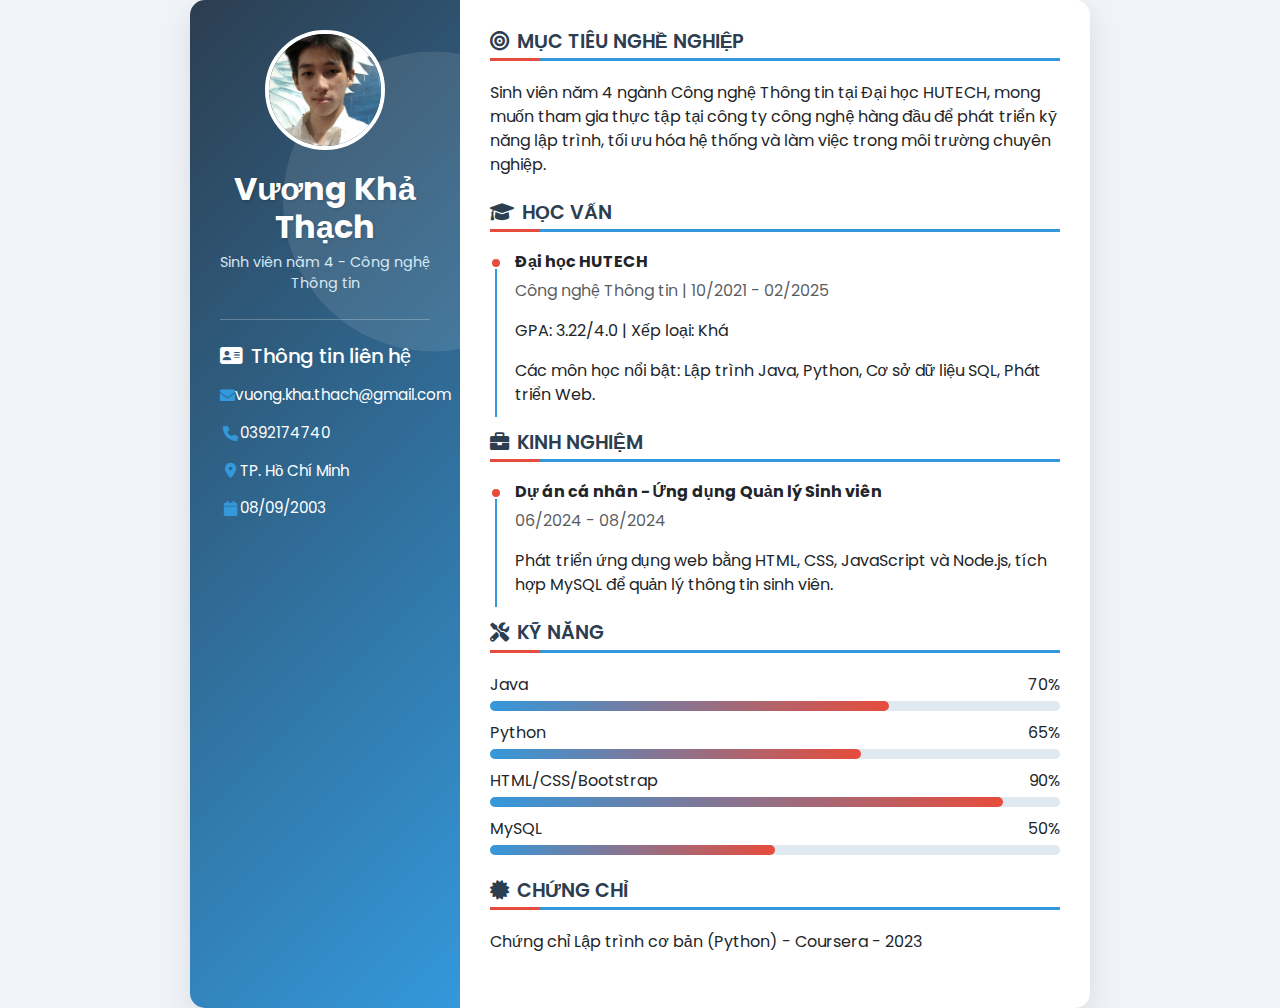
<file: index.html>
<!DOCTYPE html>
<html lang="vi">
  <head>
    <meta charset="UTF-8" />
    <meta name="viewport" content="width=device-width, initial-scale=1.0" />
    <title>CV - Vương Khả Thạch</title>
    <!-- Bootstrap CSS -->
    <link
      href="https://cdn.jsdelivr.net/npm/bootstrap@5.3.0/dist/css/bootstrap.min.css"
      rel="stylesheet"
    />
    <!-- Google Fonts: Poppins -->
    <link
      href="https://fonts.googleapis.com/css2?family=Poppins:wght@400;500;600;700&display=swap"
      rel="stylesheet"
    />
    <!-- Font Awesome -->
    <link
      rel="stylesheet"
      href="https://cdnjs.cloudflare.com/ajax/libs/font-awesome/6.0.0-beta3/css/all.min.css"
    />
    <style>
      body {
        font-family: "Poppins", sans-serif;
        background: #f0f4f8;
        min-height: 100vh;
        display: flex;
        justify-content: center;
        align-items: center;
      }
      .cv-container {
        max-width: 900px;
        background: #ffffff;
        border-radius: 15px;
        box-shadow: 0 10px 30px rgba(0, 0, 0, 0.1);
        overflow: hidden;
        display: flex;
        transition: transform 0.3s ease;
      }
      .cv-container:hover {
        transform: translateY(-5px);
      }
      .sidebar {
        width: 30%;
        background: linear-gradient(135deg, #2c3e50, #3498db);
        color: #ffffff;
        padding: 30px;
        position: relative;
      }
      .sidebar::after {
        content: "";
        position: absolute;
        top: 0;
        left: 0;
        width: 100%;
        height: 100%;
        background: rgba(255, 255, 255, 0.1);
        clip-path: circle(150px at 90% 20%);
        z-index: 0;
      }
      .profile-img {
        width: 120px;
        height: 120px;
        border-radius: 50%;
        border: 4px solid #ffffff;
        margin-bottom: 20px;
        object-fit: cover;
        transition: transform 0.3s ease;
        z-index: 1;
      }
      .profile-img:hover {
        transform: scale(1.1);
      }
      .main-content {
        width: 70%;
        padding: 30px;
      }

      .section-title {
        font-size: 1.2rem;
        font-weight: 600;
        color: #2c3e50;
        border-bottom: 3px solid #3498db;
        padding-bottom: 5px;
        margin-bottom: 20px;
        text-transform: uppercase;
        position: relative;
      }
      .section-title::after {
        content: "";
        position: absolute;
        bottom: -3px;
        left: 0;
        width: 50px;
        height: 3px;
        background: #e74c3c;
      }
      .header-name {
        font-size: 2rem;
        font-weight: 700;
        color: #ffffff;
        margin-bottom: 5px;
        text-shadow: 1px 1px 3px rgba(0, 0, 0, 0.2);
      }
      .header-info {
        font-size: 0.9rem;
        color: #d5e6f2;
        margin-bottom: 10px;
      }
      .contact-item {
        margin-bottom: 15px;
        font-size: 0.95rem;
        display: flex;
        align-items: center;
      }
      .contact-item i {
        width: 20px;
        text-align: center;
        color: #3498db;
      }
      .skill-bar {
        margin: 10px 0;
      }
      .progress {
        height: 10px;
        background: #e0e8f0;
        border-radius: 5px;
        overflow: visible;
      }
      .progress-bar {
        background: linear-gradient(90deg, #3498db, #e74c3c);
        border-radius: 5px;
        position: relative;
      }
      .progress-bar::after {
        content: attr(data-value);
        position: absolute;
        right: -25px;
        top: -25px;
        font-size: 0.8rem;
        color: #2c3e50;
      }
      .timeline-item {
        position: relative;
        padding-left: 25px;
        margin-bottom: 20px;
        transition: all 0.3s ease;
      }
      .timeline-item:hover {
        padding-left: 30px;
        color: #2c3e50;
      }
      .timeline-item::before {
        content: "";
        position: absolute;
        left: 0;
        top: 5px;
        width: 12px;
        height: 12px;
        background: #e74c3c;
        border: 2px solid #ffffff;
        border-radius: 50%;
        z-index: 1;
      }
      .timeline-item::after {
        content: "";
        position: absolute;
        left: 5px;
        top: 15px;
        bottom: -10px;
        width: 2px;
        background: #3498db;
      }
    </style>
  </head>
  <body>
    <div class="cv-container">
      <div class="sidebar">
        <div class="text-center">
          <img src="assets\image.png" class="profile-img" alt="Ảnh cá nhân" />
          <h1 class="header-name">Vương Khả Thạch</h1>
          <p class="header-info">Sinh viên năm 4 - Công nghệ Thông tin</p>
        </div>
        <hr class="bg-light my-4" />
        <h5 class="mb-3">
          <i class="fas fa-address-card me-2"></i>Thông tin liên hệ
        </h5>
        <p class="contact-item">
          <i class="fas fa-envelope"></i> vuong.kha.thach@gmail.com
        </p>
        <p class="contact-item"><i class="fas fa-phone"></i> 0392174740</p>
        <p class="contact-item">
          <i class="fas fa-map-marker-alt"></i> TP. Hồ Chí Minh
        </p>
        <p class="contact-item"><i class="fas fa-calendar"></i> 08/09/2003</p>
      </div>
      <div class="main-content">
        <div class="mb-4">
          <h4 class="section-title">
            <i class="fas fa-bullseye me-2"></i>Mục tiêu nghề nghiệp
          </h4>
          <p>
            Sinh viên năm 4 ngành Công nghệ Thông tin tại Đại học HUTECH, mong
            muốn tham gia thực tập tại công ty công nghệ hàng đầu để phát triển
            kỹ năng lập trình, tối ưu hóa hệ thống và làm việc trong môi trường
            chuyên nghiệp.
          </p>
        </div>
        <div class="mb-4">
          <h4 class="section-title">
            <i class="fas fa-graduation-cap me-2"></i>Học vấn
          </h4>
          <div class="timeline-item">
            <h6 class="fw-bold">Đại học HUTECH</h6>
            <p class="text-muted">Công nghệ Thông tin | 10/2021 - 02/2025</p>
            <p>GPA: 3.22/4.0 | Xếp loại: Khá</p>
            <p>
              Các môn học nổi bật: Lập trình Java, Python, Cơ sở dữ liệu SQL,
              Phát triển Web.
            </p>
          </div>
        </div>
        <div class="mb-4">
          <h4 class="section-title">
            <i class="fas fa-briefcase me-2"></i>Kinh nghiệm
          </h4>
          <div class="timeline-item">
            <h6 class="fw-bold">Dự án cá nhân - Ứng dụng Quản lý Sinh viên</h6>
            <p class="text-muted">06/2024 - 08/2024</p>
            <p>
              Phát triển ứng dụng web bằng HTML, CSS, JavaScript và Node.js,
              tích hợp MySQL để quản lý thông tin sinh viên.
            </p>
          </div>
        </div>
        <div class="mb-4">
          <h4 class="section-title">
            <i class="fas fa-tools me-2"></i>Kỹ năng
          </h4>
          <div class="skill-bar">
            <div class="d-flex justify-content-between mb-1">
              <span>Java</span>
              <span>70%</span>
            </div>
            <div class="progress">
              <div
                class="progress-bar"
                role="progressbar"
                style="width: 70%"
                data-value="70%"
              ></div>
            </div>
          </div>
          <div class="skill-bar">
            <div class="d-flex justify-content-between mb-1">
              <span>Python</span>
              <span>65%</span>
            </div>
            <div class="progress">
              <div
                class="progress-bar"
                role="progressbar"
                style="width: 65%"
                data-value="65%"
              ></div>
            </div>
          </div>
          <div class="skill-bar">
            <div class="d-flex justify-content-between mb-1">
              <span>HTML/CSS/Bootstrap</span>
              <span>90%</span>
            </div>
            <div class="progress">
              <div
                class="progress-bar"
                role="progressbar"
                style="width: 90%"
                data-value="90%"
              ></div>
            </div>
          </div>
          <div class="skill-bar">
            <div class="d-flex justify-content-between mb-1">
              <span>MySQL</span>
              <span>50%</span>
            </div>
            <div class="progress">
              <div
                class="progress-bar"
                role="progressbar"
                style="width: 50%"
                data-value="50%"
              ></div>
            </div>
          </div>
        </div>
        <div class="mb-4">
          <h4 class="section-title">
            <i class="fas fa-certificate me-2"></i>Chứng chỉ
          </h4>
          <p>Chứng chỉ Lập trình cơ bản (Python) - Coursera - 2023</p>
        </div>
      </div>
    </div>

    <!-- Bootstrap JS -->
    <script src="https://cdn.jsdelivr.net/npm/bootstrap@5.3.0/dist/js/bootstrap.bundle.min.js"></script>
  </body>
</html>
</file>
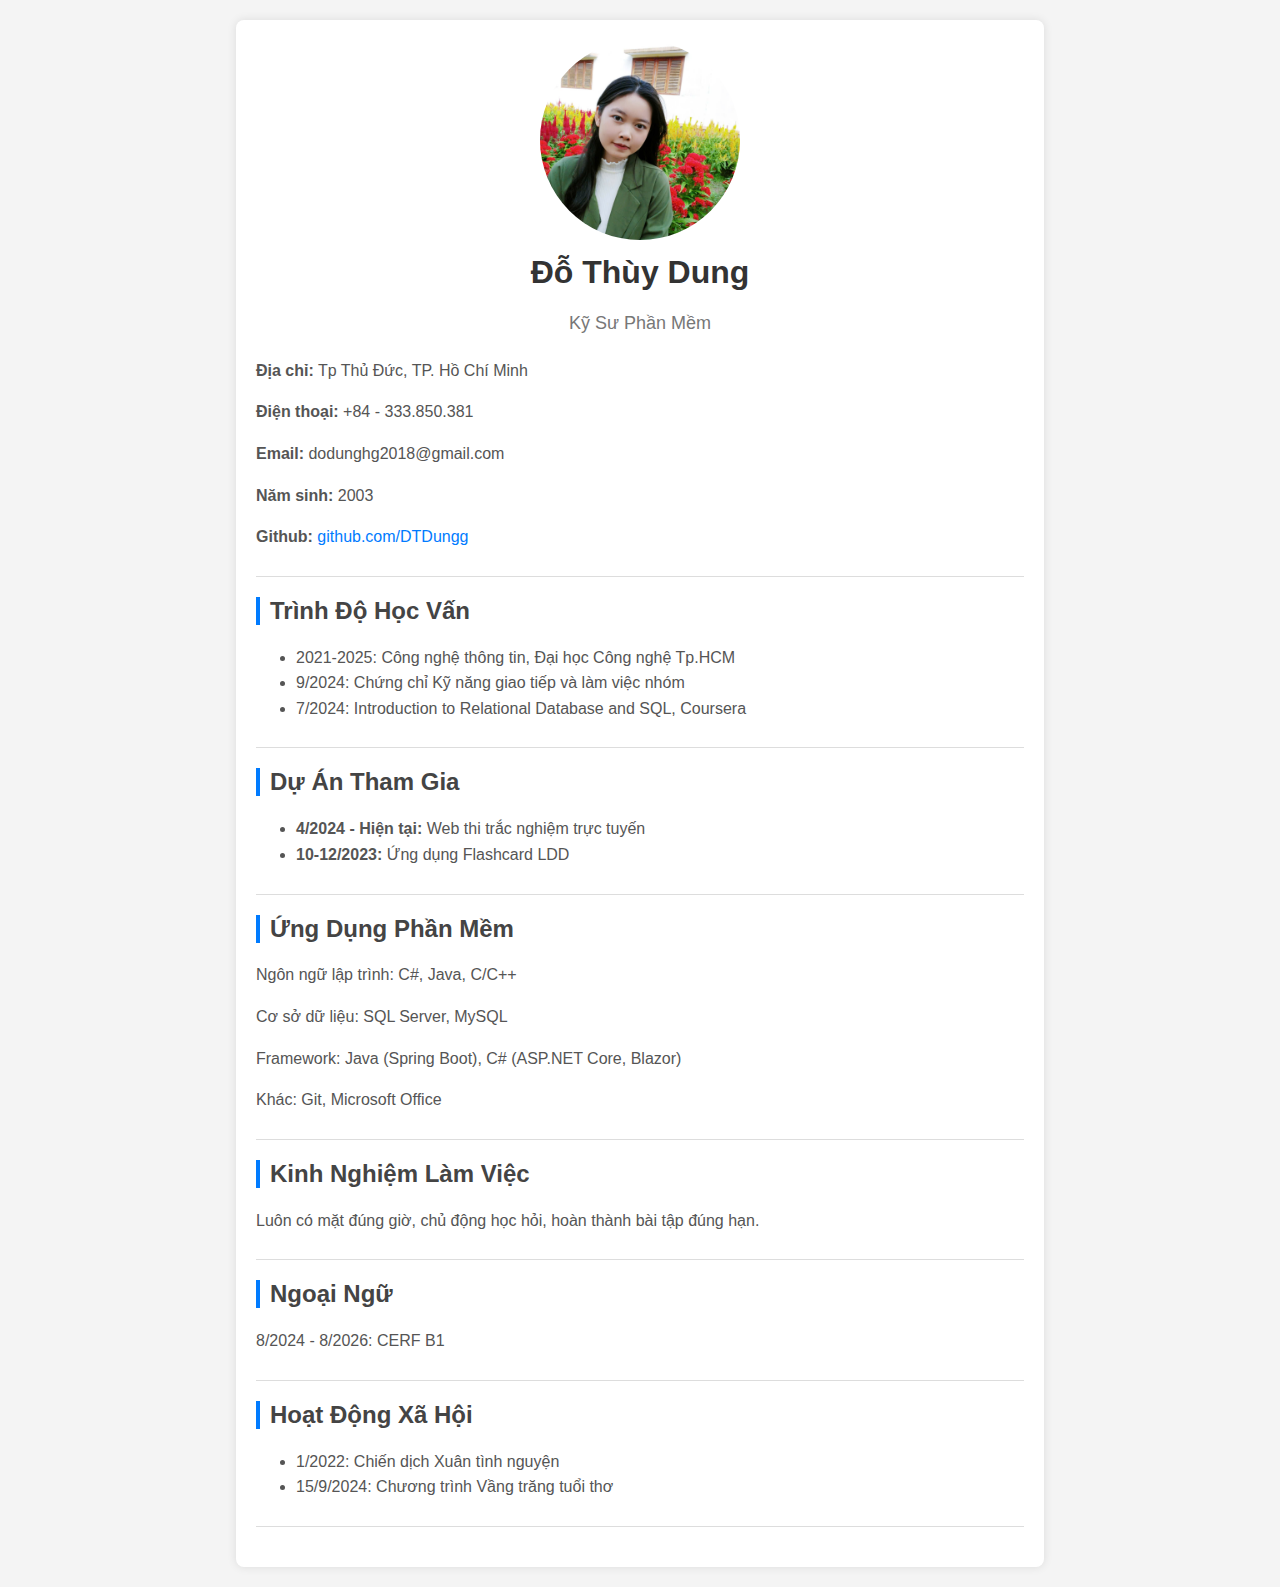
<file: DoThuyDung/index.html>
<!DOCTYPE html>
<html lang="vi">
<head>
    <meta charset="UTF-8">
    <meta name="viewport" content="width=device-width, initial-scale=1.0">
    <title>Đỗ Thùy Dung - Kỹ Sư Phần Mềm</title>
    <link rel="stylesheet" href="style.css">
</head>
<body>
    <div class="container">
        <header>
            <img src="profile.jpg" alt="Đỗ Thùy Dung">
            <h1>Đỗ Thùy Dung</h1>
            <p>Kỹ Sư Phần Mềm</p>
        </header>
        <section class="contact">
            <p><strong>Địa chỉ:</strong> Tp Thủ Đức, TP. Hồ Chí Minh</p>
            <p><strong>Điện thoại:</strong> +84 - 333.850.381</p>
            <p><strong>Email:</strong> dodunghg2018@gmail.com</p>
            <p><strong>Năm sinh:</strong> 2003</p>
            <p><strong>Github:</strong> <a href="https://github.com/DTDungg">github.com/DTDungg</a></p>
        </section>
        <section class="education">
            <h2>Trình Độ Học Vấn</h2>
            <ul>
                <li>2021-2025: Công nghệ thông tin, Đại học Công nghệ Tp.HCM</li>
                <li>9/2024: Chứng chỉ Kỹ năng giao tiếp và làm việc nhóm</li>
                <li>7/2024: Introduction to Relational Database and SQL, Coursera</li>
            </ul>
        </section>
        <section class="projects">
            <h2>Dự Án Tham Gia</h2>
            <ul>
                <li><strong>4/2024 - Hiện tại:</strong> Web thi trắc nghiệm trực tuyến</li>
                <li><strong>10-12/2023:</strong> Ứng dụng Flashcard LDD</li>
            </ul>
        </section>
        <section class="skills">
            <h2>Ứng Dụng Phần Mềm</h2>
            <p>Ngôn ngữ lập trình: C#, Java, C/C++</p>
            <p>Cơ sở dữ liệu: SQL Server, MySQL</p>
            <p>Framework: Java (Spring Boot), C# (ASP.NET Core, Blazor)</p>
            <p>Khác: Git, Microsoft Office</p>
        </section>
        <section class="experience">
            <h2>Kinh Nghiệm Làm Việc</h2>
            <p>Luôn có mặt đúng giờ, chủ động học hỏi, hoàn thành bài tập đúng hạn.</p>
        </section>
        <section class="languages">
            <h2>Ngoại Ngữ</h2>
            <p>8/2024 - 8/2026: CERF B1</p>
        </section>
        <section class="activities">
            <h2>Hoạt Động Xã Hội</h2>
            <ul>
                <li>1/2022: Chiến dịch Xuân tình nguyện</li>
                <li>15/9/2024: Chương trình Vầng trăng tuổi thơ</li>
            </ul>
        </section>
    </div>
</body>
</html>
</file>
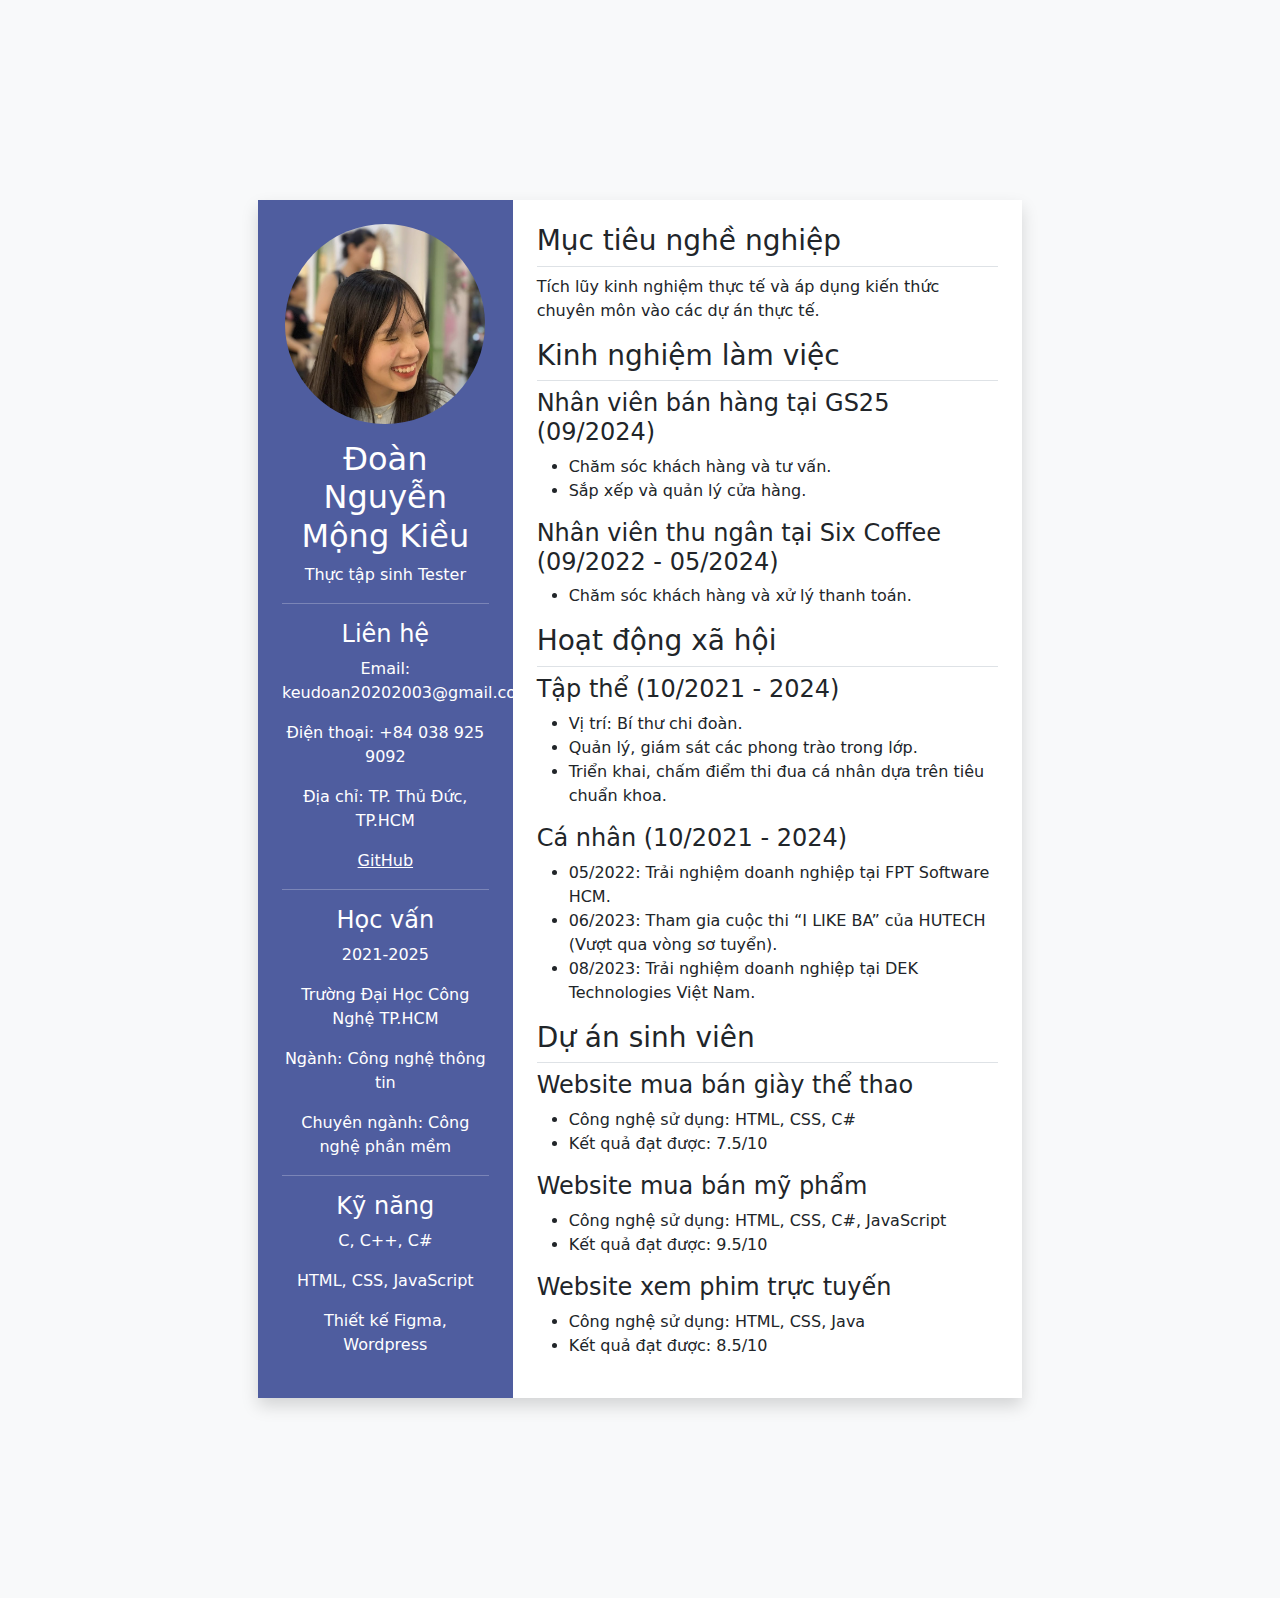
<file: KieuDoan/index.html>
<!DOCTYPE html>
<html lang="en">
<head>
    <meta charset="UTF-8">
    <meta name="viewport" content="width=device-width, initial-scale=1.0">
    <title>CV - Doan Nguyen Mong Kieu</title>
    <link href="https://cdn.jsdelivr.net/npm/bootstrap@5.3.0/dist/css/bootstrap.min.css" rel="stylesheet">
</head>
<body class="bg-light">
    <div class="container" style="padding: 200px;">
        <div class="row shadow bg-white">
            <aside class="col-md-4 text-white text-center p-4" style="background-color: #4f5d9f;">
                <img src="IMG_202.jpg" alt="Ảnh đại diện" class="img-fluid rounded-circle mb-3" style="width: 200px; height: 200px; object-fit: cover;">
                <h2>Đoàn Nguyễn Mộng Kiều</h2>
                <p>Thực tập sinh Tester</p>
                <hr>
                <h4>Liên hệ</h4>
                <p>Email: keudoan20202003@gmail.com</p>
                <p>Điện thoại: +84 038 925 9092</p>
                <p>Địa chỉ: TP. Thủ Đức, TP.HCM</p>
                <p><a href="http://github.com/yuukimei" class="text-white">GitHub</a></p>
                <hr>
                <h4>Học vấn</h4>
                <p>2021-2025</p>
                <p>Trường Đại Học Công Nghệ TP.HCM</p>
                <p>Ngành: Công nghệ thông tin</p>
                <p>Chuyên ngành: Công nghệ phần mềm</p>
                <hr>
                <h4>Kỹ năng</h4>
                <p>C, C++, C#</p>
                <p>HTML, CSS, JavaScript</p>
                <p>Thiết kế Figma, Wordpress</p>
            </aside>
            <main class="col-md-8 p-4">
                <section>
                    <h3 class="border-bottom pb-2">Mục tiêu nghề nghiệp</h3>
                    <p>Tích lũy kinh nghiệm thực tế và áp dụng kiến thức chuyên môn vào các dự án thực tế.</p>
                </section>
                <section>
                    <h3 class="border-bottom pb-2">Kinh nghiệm làm việc</h3>
                    <h4>Nhân viên bán hàng tại GS25 (09/2024)</h4>
                    <ul>
                        <li>Chăm sóc khách hàng và tư vấn.</li>
                        <li>Sắp xếp và quản lý cửa hàng.</li>
                    </ul>
                    <h4>Nhân viên thu ngân tại Six Coffee (09/2022 - 05/2024)</h4>
                    <ul>
                        <li>Chăm sóc khách hàng và xử lý thanh toán.</li>
                    </ul>
                </section>
                <section>
                    <h3 class="border-bottom pb-2">Hoạt động xã hội</h3>
                    <h4>Tập thể (10/2021 - 2024)</h4>
                    <ul>
                        <li>Vị trí: Bí thư chi đoàn.</li>
                        <li>Quản lý, giám sát các phong trào trong lớp.</li>
                        <li>Triển khai, chấm điểm thi đua cá nhân dựa trên tiêu chuẩn khoa.</li>
                    </ul>
                    <h4>Cá nhân (10/2021 - 2024)</h4>
                    <ul>
                        <li>05/2022: Trải nghiệm doanh nghiệp tại FPT Software HCM.</li>
                        <li>06/2023: Tham gia cuộc thi “I LIKE BA” của HUTECH (Vượt qua vòng sơ tuyển).</li>
                        <li>08/2023: Trải nghiệm doanh nghiệp tại DEK Technologies Việt Nam.</li>
                    </ul>
                </section>
                <section>
                    <h3 class="border-bottom pb-2">Dự án sinh viên</h3>
                    <h4>Website mua bán giày thể thao</h4>
                    <ul>
                        <li>Công nghệ sử dụng: HTML, CSS, C#</li>
                        <li>Kết quả đạt được: 7.5/10</li>
                    </ul>
                    <h4>Website mua bán mỹ phẩm</h4>
                    <ul>
                        <li>Công nghệ sử dụng: HTML, CSS, C#, JavaScript</li>
                        <li>Kết quả đạt được: 9.5/10</li>
                    </ul>
                    <h4>Website xem phim trực tuyến</h4>
                    <ul>
                        <li>Công nghệ sử dụng: HTML, CSS, Java</li>
                        <li>Kết quả đạt được: 8.5/10</li>
                    </ul>
                </section>
            </main>
        </div>
    </div>
    <script src="https://cdn.jsdelivr.net/npm/bootstrap@5.3.0/dist/js/bootstrap.bundle.min.js"></script>
</body>
</html>
</html>
</file>
<file: DoThuyDung/style.css>
body {
    font-family: Arial, sans-serif;
    background-color: #f4f4f4;
    margin: 0;
    padding: 0;
}

.container {
    width: 60%;
    margin: 20px auto;
    background: white;
    padding: 20px;
    box-shadow: 0px 0px 10px rgba(0, 0, 0, 0.1);
    border-radius: 8px;
}

header {
    text-align: center;
    margin-bottom: 20px;
}

header img {
    width: 200px;
    height: 200px;
    border-radius: 50%;
    object-fit: cover;
}

header h1 {
    margin: 10px 0 5px;
    color: #333;
}

header p {
    color: #777;
    font-size: 18px;
}

section {
    margin-bottom: 20px;
    padding-bottom: 10px;
    border-bottom: 1px solid #ddd;
}

h2 {
    color: #444;
    border-left: 4px solid #007BFF;
    padding-left: 10px;
}

p, li {
    color: #555;
    line-height: 1.6;
}

a {
    color: #007BFF;
    text-decoration: none;
}

a:hover {
    text-decoration: underline;
}
</file>
